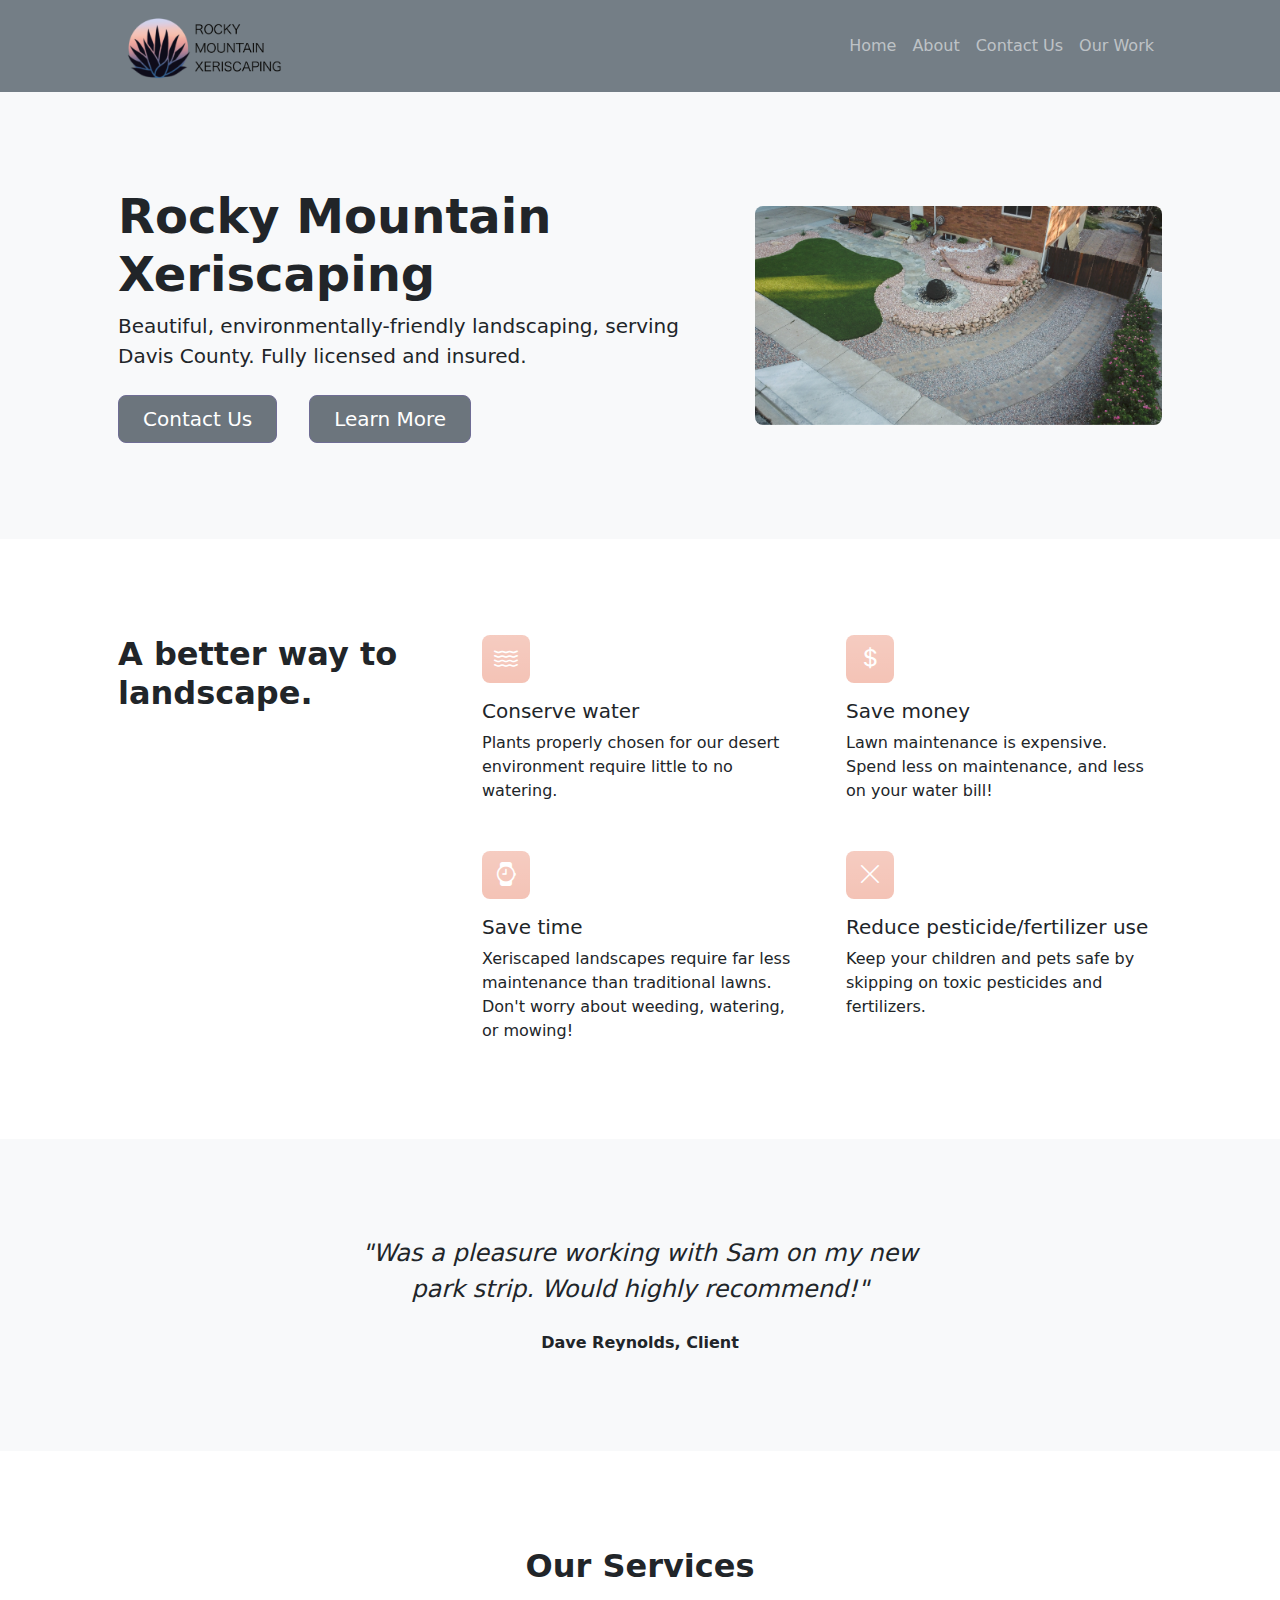
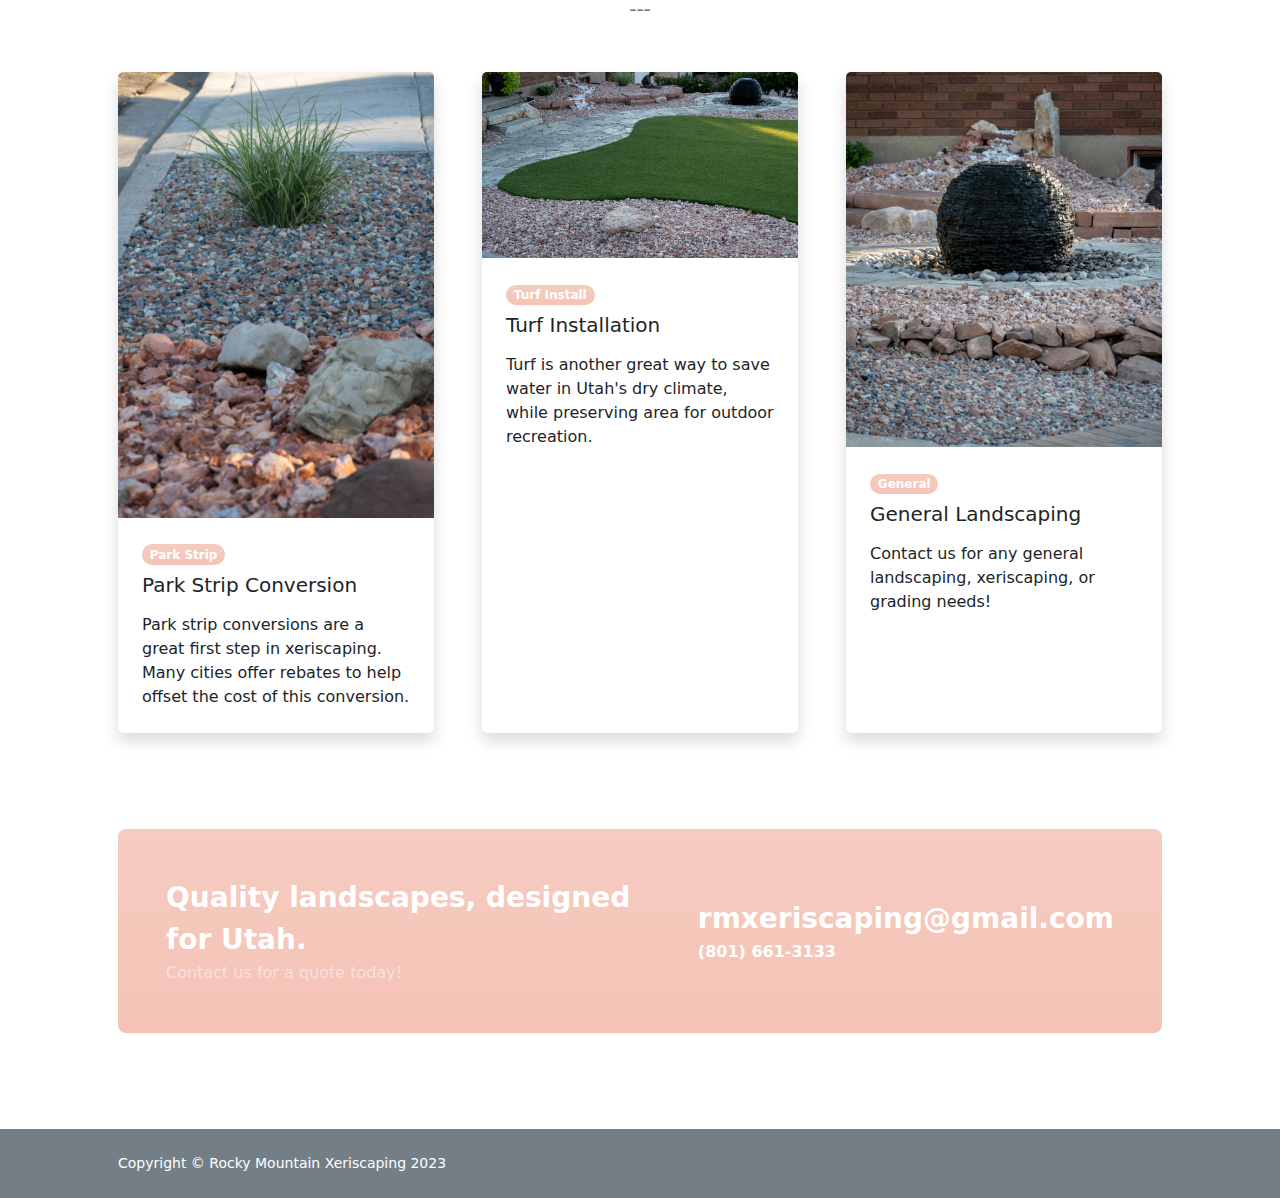
<file: index.html>
<!DOCTYPE html>
<html lang="en">

    <head>
        <meta charset="utf-8" />
        <meta name="viewport" content="width=device-width, initial-scale=1, shrink-to-fit=no" />
        <meta name="description" content="" />
        <meta name="author" content="" />
        <title>Rocky Mountain Xeriscaping</title>

        <!-- Favicon-->
        <link rel="icon" type="image/x-icon" href="assets/favicon.ico" />

        <!-- Google Tag Manager (noscript) -->
        <noscript><iframe src="https://www.googletagmanager.com/ns.html?id=GTM-TXJNXJSB"
        height="0" width="0" style="display:none;visibility:hidden"></iframe></noscript>
        <!-- End Google Tag Manager (noscript) -->

        <!-- Bootstrap icons-->
        <link href="https://cdn.jsdelivr.net/npm/bootstrap-icons@1.5.0/font/bootstrap-icons.css" rel="stylesheet" />

        <!-- Core theme CSS (includes Bootstrap)-->
        <link href="css/styles.css" rel="stylesheet" />
        <link rel="stylesheet" type="text/css" href="css/custom.css">
    </head>

    <body class="d-flex flex-column h-100">
        <main class="flex-shrink-0">
            <!-- Navigation-->
            <nav class="navbar navbar-expand-lg navbar-dark bg-dark">
                <div class="container px-5">

                    <!-- <a class="navbar-brand" href="index.html">Rocky Mountain Xeriscaping</a> -->
                    <!-- Logo Image -->
                    <!-- <div class="col-xl-2 d-none d-xl-block"> -->
                    <div class="col-sm-2">
                        <img class="img-fluid" src="./images/logo-transparent.png" alt="..." />
                    </div>

                    <button class="navbar-toggler" type="button" data-bs-toggle="collapse" data-bs-target="#navbarSupportedContent" aria-controls="navbarSupportedContent" aria-expanded="false" aria-label="Toggle navigation"><span class="navbar-toggler-icon"></span></button>
                    <div class="collapse navbar-collapse" id="navbarSupportedContent">
                        <ul class="navbar-nav ms-auto mb-2 mb-lg-0">

                            <!-- top navbar -->
                            <li class="nav-item"><a class="nav-link" href="index.html">Home</a></li>
                            <li class="nav-item"><a class="nav-link" href="about.html">About</a></li>
                            <li class="nav-item"><a class="nav-link" href="contact.html">Contact Us</a></li>
                            <!-- <li class="nav-item"><a class="nav-link" href="faq.html">FAQ</a></li> -->
                            <li class="nav-item"><a class="nav-link" href="our-work.html">Our Work</a></li>

                            <!-- dropdown menu example -->
                            <!-- <li class="nav-item dropdown"> -->
                                <!-- <a class="nav-link dropdown-toggle" id="navbarDropdownBlog" href="#" role="button" data-bs-toggle="dropdown" aria-expanded="false">Blog</a> -->
                                <!-- <ul class="dropdown-menu dropdown-menu-end" aria-labelledby="navbarDropdownBlog"> -->
                                    <!-- <li><a class="dropdown-item" href="blog-home.html">Blog Home</a></li> -->
                                    <!-- <li><a class="dropdown-item" href="blog-post.html">Blog Post</a></li> -->
                                <!-- </ul> -->
                            <!-- </li> -->

                        </ul>
                    </div>
                </div>
            </nav>

            <!-- Header-->
            <header class="bg-light py-5">
                <div class="container px-5">
                    <div class="row gx-5 align-items-center justify-content-center">
                        <div class="col-lg-8 col-xl-7 col-xxl-6">
                            <div class="my-5 text-center text-xl-start">
                                <h1 class="display-5 fw-bolder mb-2">Rocky Mountain Xeriscaping</h1>
                                <p class="lead fw-normal text-dark-50 mb-4">Beautiful, environmentally-friendly landscaping, serving Davis County. Fully licensed and insured.</p>
                                <div class="d-grid gap-3 d-sm-flex justify-content-sm-center justify-content-xl-start">
                                    <a class="btn btn-secondary btn-lg px-4 me-sm-3" href="./contact.html">Contact Us</a>
                                    <a class="btn btn-secondary btn-lg px-4" href="#features">Learn More</a>
                                </div>
                            </div>
                        </div>
                        <div class="col-xl-5 col-xxl-6 d-none d-xl-block text-center"><img class="img-fluid rounded-3 my-5" src="./images/drone1.jpg" alt="..." /></div>
                    </div>
                </div>
            </header>

            <!-- Features section-->
            <section class="py-5" id="features">
                <div class="container px-5 my-5">
                    <div class="row gx-5">
                        <div class="col-lg-4 mb-5 mb-lg-0"><h2 class="fw-bolder mb-0">A better way to landscape.</h2></div>
                        <div class="col-lg-8">
                            <div class="row gx-5 row-cols-1 row-cols-md-2">
                                <div class="col mb-5 h-100">
                                    <div class="feature bg-primary bg-gradient text-white rounded-3 mb-3"><i class="bi bi-water"></i></div>
                                    <h2 class="h5">Conserve water</h2>
                                    <p class="mb-0">Plants properly chosen for our desert environment require little to no watering.</p>
                                </div>
                                <div class="col mb-5 h-100">
                                    <div class="feature bg-primary bg-gradient text-white rounded-3 mb-3"><i class="bi bi-currency-dollar"></i></div>
                                    <h2 class="h5">Save money</h2>
                                    <p class="mb-0">Lawn maintenance is expensive. Spend less on maintenance, and less on your water bill!</p>
                                </div>
                                <div class="col mb-5 mb-md-0 h-100">
                                    <div class="feature bg-primary bg-gradient text-white rounded-3 mb-3"><i class="bi bi-watch"></i></div>
                                    <h2 class="h5">Save time</h2>
                                    <p class="mb-0">Xeriscaped landscapes require far less maintenance than traditional lawns. Don't worry about
                                                    weeding, watering, or mowing!</p>
                                </div>
                                <div class="col h-100">
                                    <div class="feature bg-primary bg-gradient text-white rounded-3 mb-3"><i class="bi bi-x-lg"></i></div>
                                    <h2 class="h5">Reduce pesticide/fertilizer use</h2>
                                    <p class="mb-0">Keep your children and pets safe by skipping on toxic pesticides and fertilizers.</p>
                                </div>
                            </div>
                        </div>
                    </div>
                </div>
            </section>
            <!-- Testimonial section-->
            <div class="py-5 bg-light">
                <div class="container px-5 my-5">
                    <div class="row gx-5 justify-content-center">
                        <div class="col-lg-10 col-xl-7">
                            <div class="text-center">
                                <div class="fs-4 mb-4 fst-italic">"Was a pleasure working with Sam on my new park strip. Would highly recommend!"</div>
                                <div class="d-flex align-items-center justify-content-center">
                                    <div class="fw-bold">
                                        Dave Reynolds, Client
                                    </div>
                                </div>
                            </div>
                        </div>
                    </div>
                </div>
            </div>
            <!-- Blog preview section-->
            <section class="py-5">
                <div class="container px-5 my-5">
                    <div class="row gx-5 justify-content-center">
                        <div class="col-lg-8 col-xl-6">
                            <div class="text-center">
                                <h2 class="fw-bolder">Our Services</h2>
                                <p class="lead fw-normal text-muted mb-5">---</p>
                            </div>
                        </div>
                    </div>
                    <div class="row gx-5">

                        <!-- begin project card -->
                        <div class="col-lg-4 mb-5">
                            <div class="card h-100 shadow border-0">
                                <img class="card-img-top" src="./images/park-strip.jpg" alt="..." />
                                <div class="card-body p-4">
                                    <div class="badge bg-primary bg-gradient rounded-pill mb-2">Park Strip</div>
                                    <a class="text-decoration-none link-dark stretched-link" href="#!">
                                    <h5 class="card-title mb-3">Park Strip Conversion</h5></a> <p class="card-text mb-0">Park strip
                                    conversions are a great first step in xeriscaping. Many cities offer rebates
                                    to help offset the cost of this conversion.</p>
                                </div>
                                <!-- <div class="card-footer p-4 pt-0 bg-transparent border-top-0"> -->
                                    <!-- <div class="d-flex align-items-end justify-content-between"> -->
                                        <!-- <div class="d-flex align-items-center"> -->
                                            <!-- <div class="small"> -->
                                                <!-- <div class="fw-bold">Kelly Rowan</div> -->
                                                <!-- <div class="text-muted">March 12, 2023 &middot; 6 min read</div> -->
                                            <!-- </div> -->
                                        <!-- </div> -->
                                    <!-- </div> -->
                                <!-- </div> -->
                            </div>
                        </div>

                        <div class="col-lg-4 mb-5">
                            <div class="card h-100 shadow border-0">
                                <img class="card-img-top" src="./images/turf1.jpg" alt="..." />
                                <div class="card-body p-4">
                                    <div class="badge bg-primary bg-gradient rounded-pill mb-2">Turf Install</div>
                                    <a class="text-decoration-none link-dark stretched-link" href="#!"><h5 class="card-title mb-3">Turf Installation</h5></a>
                                    <p class="card-text mb-0">Turf is another great way to save water in Utah's dry climate, while preserving area for outdoor recreation.</p>
                                </div>
                            </div>
                        </div>

                        <!-- General Landscaping -->
                        <div class="col-lg-4 mb-5">
                            <div class="card h-100 shadow border-0">
                                <img class="card-img-top" src="./images/fountain1.jpg" alt="..." />
                                <div class="card-body p-4">
                                    <div class="badge bg-primary bg-gradient rounded-pill mb-2">General</div>
                                    <a class="text-decoration-none link-dark stretched-link" href="#!"><h5 class="card-title mb-3">General Landscaping</h5></a>
                                    <p class="card-text mb-0">Contact us for any general landscaping, xeriscaping, or grading needs!</p>
                                </div>
                            </div>
                        </div>

                    </div>
                    <!-- Call to action-->
                    <aside class="bg-primary bg-gradient rounded-3 p-4 p-sm-5 mt-5">
                        <div class="d-flex align-items-center justify-content-between flex-column flex-xl-row text-center text-xl-start">
                            <div class="mb-4 mb-xl-0">
                                <div class="fs-3 fw-bold text-white">Quality landscapes, designed for Utah.</div>
                                <div class="text-white-50">Contact us for a quote today!</div>
                            </div>
                            <div class="ms-xl-4">
                                <div class="fs-3 fw-bold text-white">rmxeriscaping@gmail.com</div>
                                <div class="fw-bold text-white">(801) 661-3133</div>
                                <!-- <div class="input-group mb-2"> -->
                                    <!-- <input class="form-control" type="text" placeholder="Email address..." aria-label="Email address..." aria-describedby="button-newsletter" /> -->
                                    <!-- <button class="btn btn-outline-light" id="button-newsletter" type="button">More Info</button> -->
                                <!-- </div> -->
                                <!-- small subtext -->
                                <!-- <div class="small text-white-50">We care about privacy, and will never share your data.</div> -->
                            </div>
                        </div>
                    </aside>
                </div>
            </section>
        </main>
        <!-- Footer-->
        <footer class="bg-dark py-4 mt-auto">
            <div class="container px-5">
                <div class="row align-items-center justify-content-between flex-column flex-sm-row">
                    <div class="col-auto"><div class="small m-0 text-white">Copyright &copy; Rocky Mountain Xeriscaping 2023</div></div>
                    <!-- TODO: add these links back in -->
                    <!-- <div class="col-auto"> -->
                        <!-- <a class="link-light small" href="#!">Privacy</a> -->
                        <!-- <span class="text-white mx-1">&middot;</span> -->
                        <!-- <a class="link-light small" href="#!">Terms</a> -->
                        <!-- <span class="text-white mx-1">&middot;</span> -->
                        <!-- <a class="link-light small" href="#!">Contact</a> -->
                    <!-- </div> -->
                </div>
            </div>
        </footer>
        <!-- Bootstrap core JS-->
        <script src="https://cdn.jsdelivr.net/npm/bootstrap@5.2.3/dist/js/bootstrap.bundle.min.js"></script>
        <!-- Core theme JS-->
        <script src="js/scripts.js"></script>
    </body>
</html>
</file>
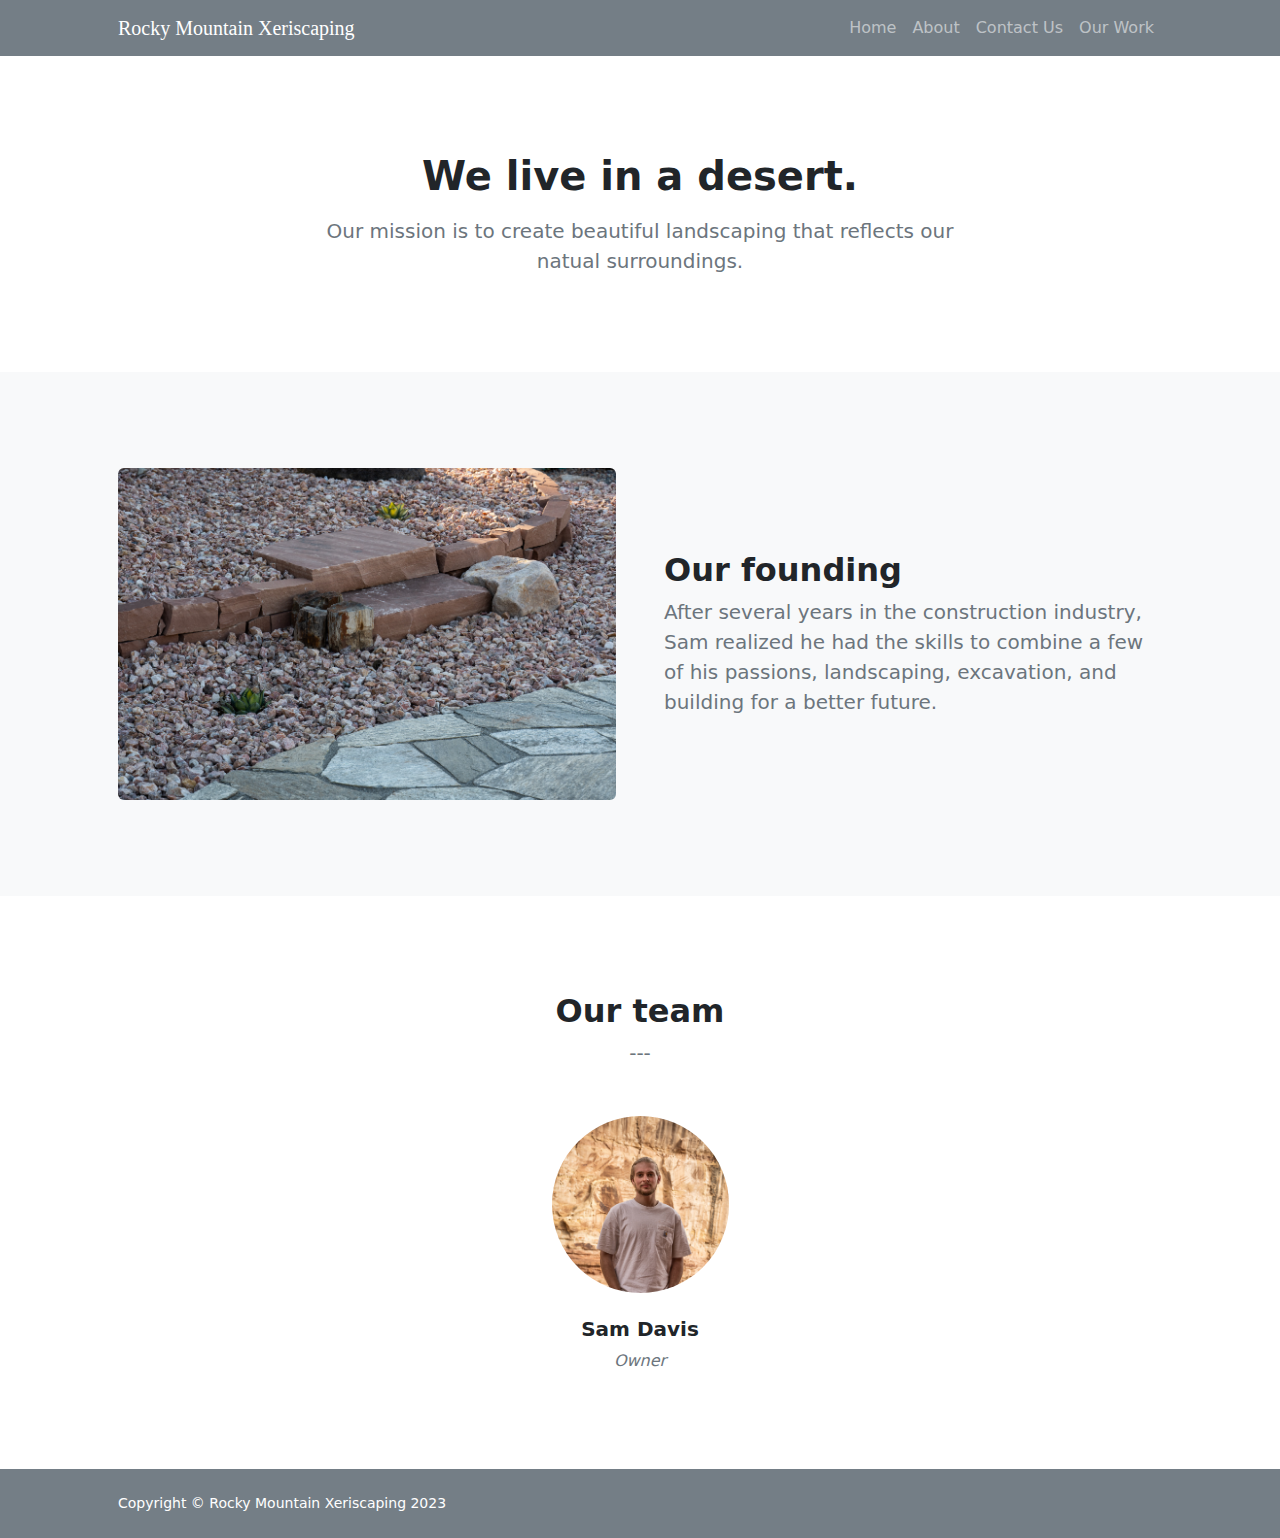
<file: about.html>
<!DOCTYPE html>
<html lang="en">
    <head>
        <meta charset="utf-8" />
        <meta name="viewport" content="width=device-width, initial-scale=1, shrink-to-fit=no" />
        <meta name="description" content="" />
        <meta name="author" content="" />
        <title>Rocky Mountain Xeriscaping</title>

        <!-- Google Tag Manager (noscript) -->
        <noscript><iframe src="https://www.googletagmanager.com/ns.html?id=GTM-TXJNXJSB"
        height="0" width="0" style="display:none;visibility:hidden"></iframe></noscript>
        <!-- End Google Tag Manager (noscript) -->

        <!-- Favicon-->
        <link rel="icon" type="image/x-icon" href="assets/favicon.ico" />
        <!-- Bootstrap icons-->
        <link href="https://cdn.jsdelivr.net/npm/bootstrap-icons@1.5.0/font/bootstrap-icons.css" rel="stylesheet" />
        <!-- Core theme CSS (includes Bootstrap)-->
        <link href="css/styles.css" rel="stylesheet" />
        <link rel="stylesheet" type="text/css" href="css/custom.css">
    </head>
    <body class="d-flex flex-column">
        <main class="flex-shrink-0">
            <!-- Navigation-->
            <nav class="navbar navbar-expand-lg navbar-dark bg-dark">
                <div class="container px-5">
                    <a class="navbar-brand" href="index.html">Rocky Mountain Xeriscaping</a>
                    <button class="navbar-toggler" type="button"
                    data-bs-toggle="collapse"
                    data-bs-target="#navbarSupportedContent"
                    aria-controls="navbarSupportedContent" aria-expanded="false"
                    aria-label="Toggle navigation"><span
                    class="navbar-toggler-icon"></span></button>
                    <div class="collapse navbar-collapse" id="navbarSupportedContent">
                        <ul class="navbar-nav ms-auto mb-2 mb-lg-0">
                            <!-- top navbar -->
                            <li class="nav-item"><a class="nav-link" href="index.html">Home</a></li>
                            <li class="nav-item"><a class="nav-link" href="about.html">About</a></li>
                            <li class="nav-item"><a class="nav-link" href="contact.html">Contact Us</a></li>
                            <!-- <li class="nav-item"><a class="nav-link" href="faq.html">FAQ</a></li> -->
                            <li class="nav-item"><a class="nav-link" href="our-work.html">Our Work</a></li>
                        </ul>
                    </div>
                </div>
            </nav>
            <!-- Header-->
            <header class="py-5">
                <div class="container px-5">
                    <div class="row justify-content-center">
                        <div class="col-lg-8 col-xxl-6">
                            <div class="text-center my-5">
                                <h1 class="fw-bolder mb-3">We live in a desert.</h1>
                                <p class="lead fw-normal text-muted mb-4">Our mission is to create beautiful landscaping that reflects our natual surroundings.</p>
                            </div>
                        </div>
                    </div>
                </div>
            </header>
            <!-- About section one-->
            <section class="py-5 bg-light" id="scroll-target">
                <div class="container px-5 my-5">
                    <div class="row gx-5 align-items-center">
                        <div class="col-lg-6"><img class="img-fluid rounded mb-5 mb-lg-0" src="./images/detail1.jpg" alt="..." /></div>
                        <div class="col-lg-6">
                            <h2 class="fw-bolder">Our founding</h2>
                            <p class="lead fw-normal text-muted mb-0">After several years in the construction industry, Sam realized he had the skills to
                                combine a few of his passions, landscaping, excavation, and building for a better future.</p>
                        </div>
                    </div>
                </div>
            </section>
            <!-- Team members section-->
            <section class="py-5">
                <div class="container px-5 my-5">
                    <div class="text-center">
                        <h2 class="fw-bolder">Our team</h2>
                        <!-- Our team subtitle -->
                        <p class="lead fw-normal text-muted mb-5">---</p>
                    </div>
                    <div class="row gx-5 row-cols-1 row-cols-sm-2 row-cols-xl-4 justify-content-center">
                        <div class="col mb-5 mb-5 mb-xl-0">
                            <div class="text-center">
                                <img class="img-fluid rounded-circle mb-4 px-4" src="./images/sam.jpg" alt="..." />
                                <h5 class="fw-bolder">Sam Davis</h5>
                                <div class="fst-italic text-muted">Owner</div>
                            </div>
                        </div>
                        <!-- Second team member here -->
                        <!-- <div class="col mb-5 mb-5 mb-xl-0">
                            <div class="text-center">
                                <img class="img-fluid rounded-circle mb-4 px-4" src="./images/sam.jpg" alt="..." />
                                <h5 class="fw-bolder">Sam Davis</h5>
                                <div class="fst-italic text-muted">Support Lead</div>
                            </div>
                        </div> -->
                    </div>
                </div>
            </section>
        </main>
        <!-- Footer-->
        <footer class="bg-dark py-4 mt-auto">
            <div class="container px-5">
                <div class="row align-items-center justify-content-between flex-column flex-sm-row">
                    <div class="col-auto"><div class="small m-0 text-white">Copyright &copy; Rocky Mountain Xeriscaping 2023</div></div>
                    <!-- <div class="col-auto">
                        <a class="link-light small" href="#!">Privacy</a>
                        <span class="text-white mx-1">&middot;</span>
                        <a class="link-light small" href="#!">Terms</a>
                        <span class="text-white mx-1">&middot;</span>
                        <a class="link-light small" href="#!">Contact</a>
                    </div> -->
                </div>
            </div>
        </footer>
        <!-- Bootstrap core JS-->
        <script src="https://cdn.jsdelivr.net/npm/bootstrap@5.2.3/dist/js/bootstrap.bundle.min.js"></script>
        <!-- Core theme JS-->
        <script src="js/scripts.js"></script>
    </body>
</html>
</file>
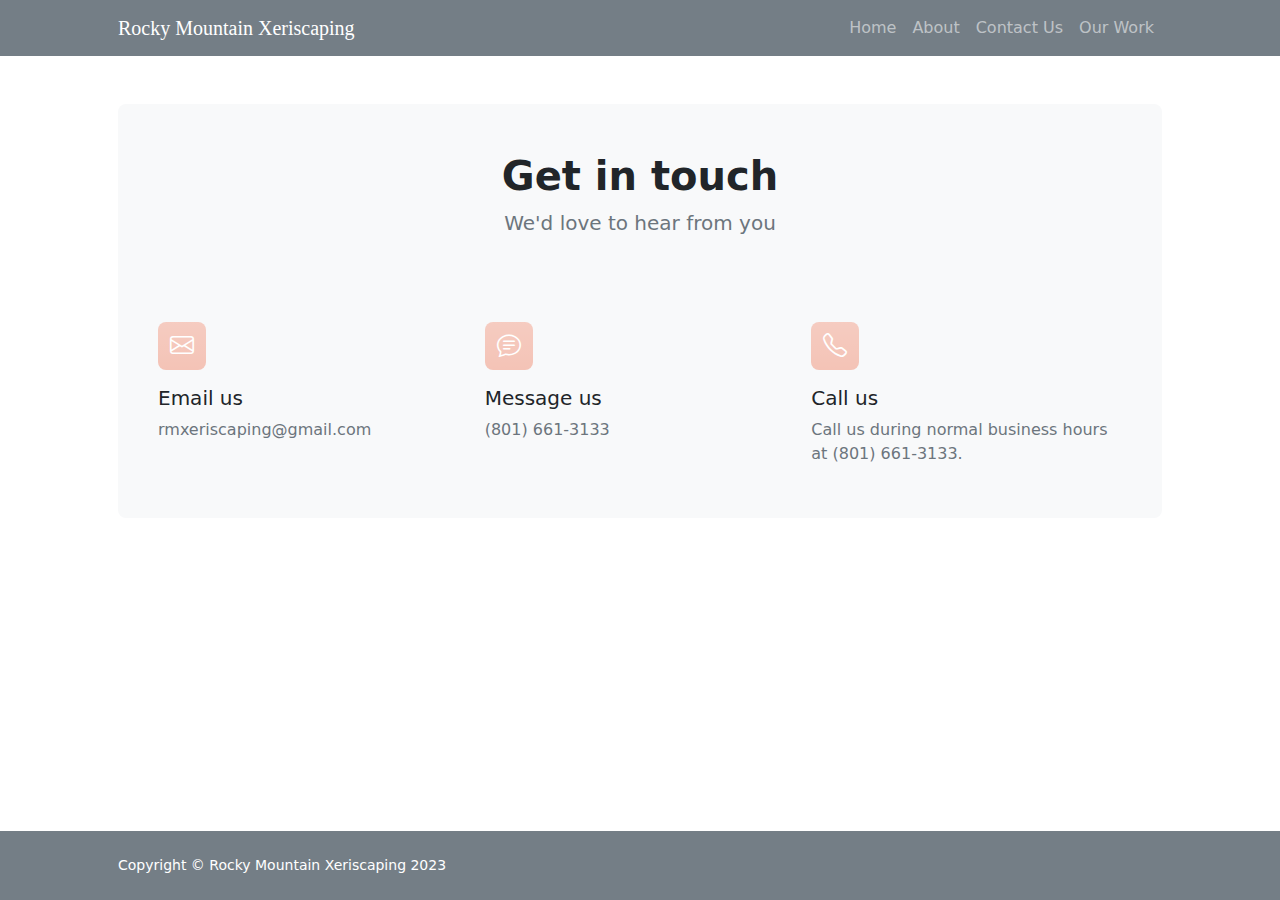
<file: contact.html>
<!DOCTYPE html>
<html lang="en">
    <head>
        <meta charset="utf-8" />
        <meta name="viewport" content="width=device-width, initial-scale=1, shrink-to-fit=no" />
        <meta name="description" content />
        <meta name="author" content />
        <title>Rocky Mountain Xeriscaping</title>

        <!-- Google Tag Manager (noscript) -->
        <noscript><iframe src="https://www.googletagmanager.com/ns.html?id=GTM-TXJNXJSB"
        height="0" width="0" style="display:none;visibility:hidden"></iframe></noscript>
        <!-- End Google Tag Manager (noscript) -->

        <!-- Favicon-->
        <link rel="icon" type="image/x-icon" href="assets/favicon.ico" />
        <!-- Bootstrap icons-->
        <link href="https://cdn.jsdelivr.net/npm/bootstrap-icons@1.5.0/font/bootstrap-icons.css" rel="stylesheet" />
        <!-- Core theme CSS (includes Bootstrap)-->
        <link href="css/styles.css" rel="stylesheet" />
        <link rel="stylesheet" type="text/css" href="css/custom.css">
    </head>
    <body class="d-flex flex-column">
        <main class="flex-shrink-0">
            <!-- Navigation-->
            <nav class="navbar navbar-expand-lg navbar-dark bg-dark">
                <div class="container px-5">
                    <a class="navbar-brand" href="index.html">Rocky Mountain Xeriscaping</a>
                    <button class="navbar-toggler" type="button" data-bs-toggle="collapse" data-bs-target="#navbarSupportedContent" aria-controls="navbarSupportedContent" aria-expanded="false" aria-label="Toggle navigation"><span class="navbar-toggler-icon"></span></button>
                    <div class="collapse navbar-collapse" id="navbarSupportedContent">
                        <ul class="navbar-nav ms-auto mb-2 mb-lg-0">
                            <!-- top navbar -->
                            <li class="nav-item"><a class="nav-link" href="index.html">Home</a></li>
                            <li class="nav-item"><a class="nav-link" href="about.html">About</a></li>
                            <li class="nav-item"><a class="nav-link" href="contact.html">Contact Us</a></li>
                            <!-- <li class="nav-item"><a class="nav-link" href="faq.html">FAQ</a></li> -->
                            <li class="nav-item"><a class="nav-link" href="our-work.html">Our Work</a></li>
                        </ul>
                    </div>
                </div>
            </nav>
            <!-- Page content-->
            <section class="py-5">
                <div class="container px-5">
                    <!-- Contact form-->
                    <div class="bg-light rounded-3 py-5 px-4 px-md-5 mb-5">
                        <div class="text-center mb-5">
                            <h1 class="fw-bolder">Get in touch</h1>
                            <p class="lead fw-normal text-muted mb-0">We'd love to hear from you</p>
                        </div>
                        <div class="row gx-5 justify-content-center">
                                <!-- Contact cards-->
                                <div class="row gx-3 gy-3 row-cols-1 row-cols-lg-3 py-1">
                                    <div class="col">
                                        <div class="feature bg-primary bg-gradient text-white rounded-3 mb-3"><i class="bi bi-envelope"></i></div>
                                        <div class="h5 mb-2">Email us</div>
                                        <p class="text-muted mb-0">rmxeriscaping@gmail.com</p>
                                    </div>
                                    <div class="col">
                                        <div class="feature bg-primary bg-gradient text-white rounded-3 mb-3"><i class="bi bi-chat-text"></i></div>
                                        <div class="h5">Message us</div>
                                        <p class="text-muted mb-0">(801) 661-3133</p>
                                    </div>
                                    <div class="col">
                                        <div class="feature bg-primary bg-gradient text-white rounded-3 mb-3"><i class="bi bi-telephone"></i></div>
                                        <div class="h5">Call us</div>
                                        <p class="text-muted mb-0">Call us during normal business hours at (801) 661-3133.</p>
                                    </div>
                                </div>
                        </div>
                    </div>
                </div>
            </section>
        </main>
        <!-- Footer-->
        <footer class="bg-dark py-4 mt-auto">
            <div class="container px-5">
                <div class="row align-items-center justify-content-between flex-column flex-sm-row">
                    <div class="col-auto"><div class="small m-0 text-white">Copyright &copy; Rocky Mountain Xeriscaping 2023</div></div>
                    <!-- <div class="col-auto">
                        <a class="link-light small" href="#!">Privacy</a>
                        <span class="text-white mx-1">&middot;</span>
                        <a class="link-light small" href="#!">Terms</a>
                        <span class="text-white mx-1">&middot;</span>
                        <a class="link-light small" href="#!">Contact</a>
                    </div> -->
                </div>
            </div>
        </footer>
        <!-- Bootstrap core JS-->
        <script src="https://cdn.jsdelivr.net/npm/bootstrap@5.2.3/dist/js/bootstrap.bundle.min.js"></script>
        <!-- Core theme JS-->
        <script src="js/scripts.js"></script>
    </body>
</html>
</file>
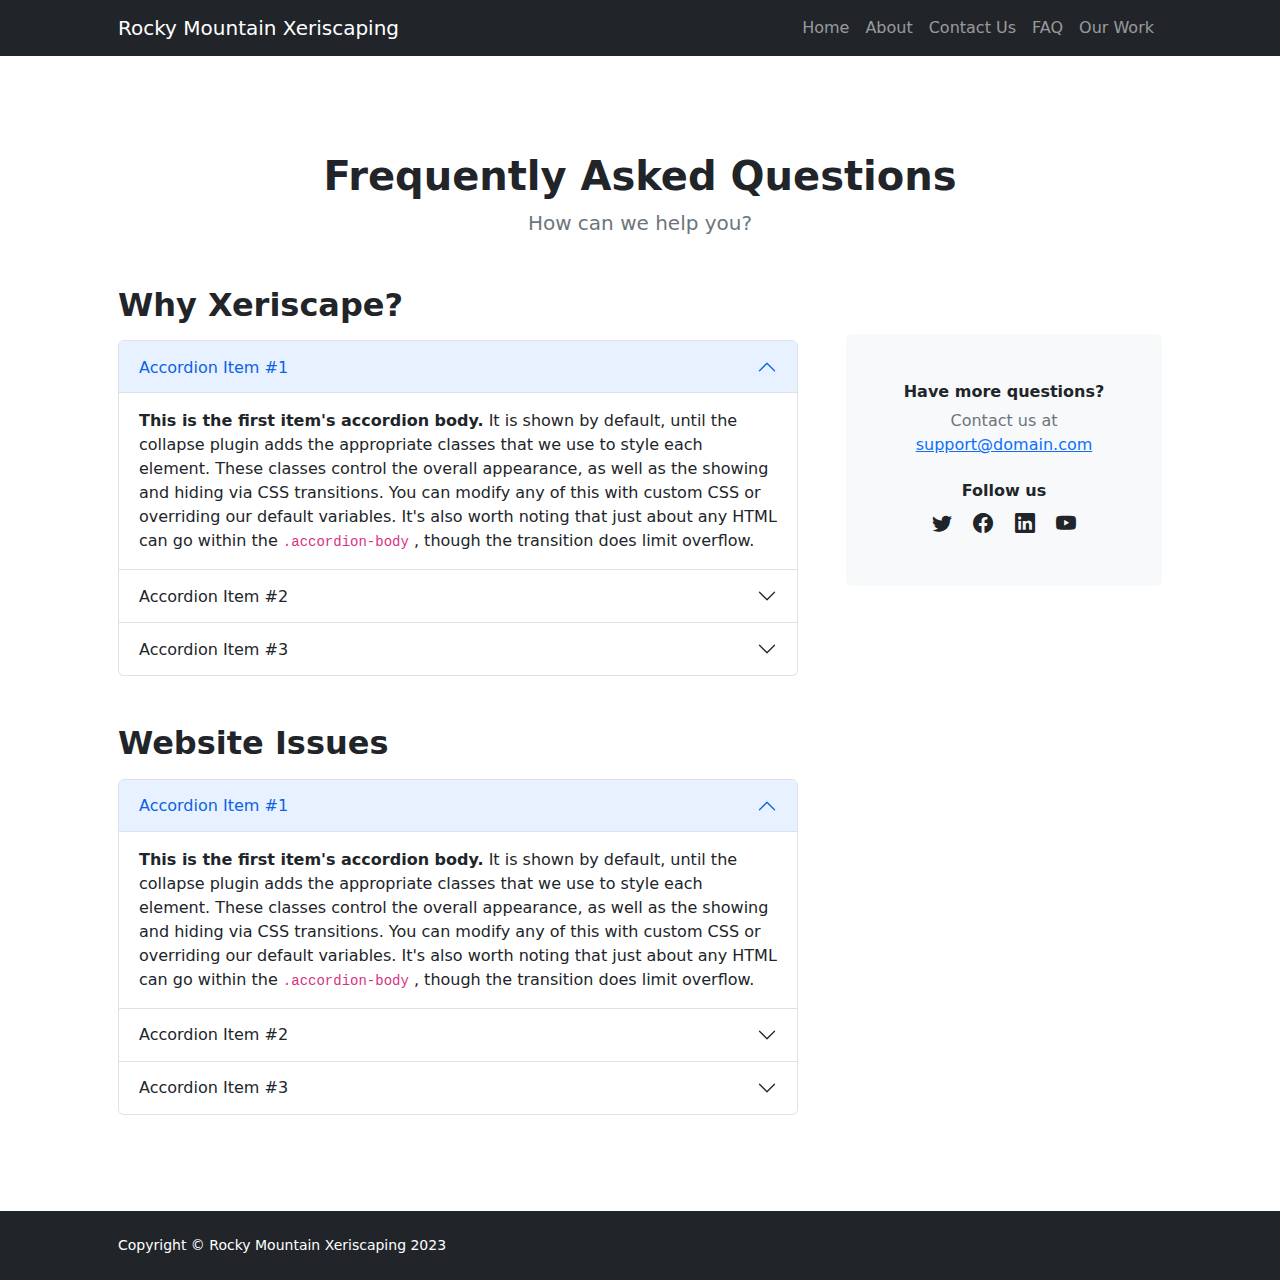
<file: faq.html>
<!DOCTYPE html>
<html lang="en">
    <head>
        <meta charset="utf-8" />
        <meta name="viewport" content="width=device-width, initial-scale=1, shrink-to-fit=no" />
        <meta name="description" content="" />
        <meta name="author" content="" />
        <title>Rocky Mountain Xeriscaping</title>

        <!-- Google Tag Manager (noscript) -->
        <noscript><iframe src="https://www.googletagmanager.com/ns.html?id=GTM-TXJNXJSB"
        height="0" width="0" style="display:none;visibility:hidden"></iframe></noscript>
        <!-- End Google Tag Manager (noscript) -->

        <!-- Favicon-->
        <link rel="icon" type="image/x-icon" href="assets/favicon.ico" />
        <!-- Bootstrap icons-->
        <link href="https://cdn.jsdelivr.net/npm/bootstrap-icons@1.5.0/font/bootstrap-icons.css" rel="stylesheet" />
        <!-- Core theme CSS (includes Bootstrap)-->
        <link href="css/styles.css" rel="stylesheet" />
    </head>
    <body class="d-flex flex-column h-100">
        <main class="flex-shrink-0">
            <!-- Navigation-->
            <nav class="navbar navbar-expand-lg navbar-dark bg-dark">
                <div class="container px-5">
                    <a class="navbar-brand" href="index.html">Rocky Mountain Xeriscaping</a>
                    <button class="navbar-toggler" type="button" data-bs-toggle="collapse" data-bs-target="#navbarSupportedContent" aria-controls="navbarSupportedContent" aria-expanded="false" aria-label="Toggle navigation"><span class="navbar-toggler-icon"></span></button>
                    <div class="collapse navbar-collapse" id="navbarSupportedContent">
                        <ul class="navbar-nav ms-auto mb-2 mb-lg-0">
                            <!-- top navbar -->
                            <li class="nav-item"><a class="nav-link" href="index.html">Home</a></li>
                            <li class="nav-item"><a class="nav-link" href="about.html">About</a></li>
                            <li class="nav-item"><a class="nav-link" href="contact.html">Contact Us</a></li>
                            <li class="nav-item"><a class="nav-link" href="faq.html">FAQ</a></li>
                            <li class="nav-item"><a class="nav-link" href="our-work.html">Our Work</a></li>
                        </ul>
                    </div>
                </div>
            </nav>
            <!-- Page Content-->
            <section class="py-5">
                <div class="container px-5 my-5">
                    <div class="text-center mb-5">
                        <h1 class="fw-bolder">Frequently Asked Questions</h1>
                        <p class="lead fw-normal text-muted mb-0">How can we help you?</p>
                    </div>
                    <div class="row gx-5">
                        <div class="col-xl-8">
                            <!-- FAQ Accordion 1-->
                            <h2 class="fw-bolder mb-3">Why Xeriscape?</h2>
                            <div class="accordion mb-5" id="accordionExample">
                                <div class="accordion-item">
                                    <h3 class="accordion-header" id="headingOne"><button class="accordion-button" type="button" data-bs-toggle="collapse" data-bs-target="#collapseOne" aria-expanded="true" aria-controls="collapseOne">Accordion Item #1</button></h3>
                                    <div class="accordion-collapse collapse show" id="collapseOne" aria-labelledby="headingOne" data-bs-parent="#accordionExample">
                                        <div class="accordion-body">
                                            <strong>This is the first item's accordion body.</strong>
                                            It is shown by default, until the collapse plugin adds the appropriate classes that we use to style each element. These classes control the overall appearance, as well as the showing and hiding via CSS transitions. You can modify any of this with custom CSS or overriding our default variables. It's also worth noting that just about any HTML can go within the
                                            <code>.accordion-body</code>
                                            , though the transition does limit overflow.
                                        </div>
                                    </div>
                                </div>
                                <div class="accordion-item">
                                    <h3 class="accordion-header" id="headingTwo"><button class="accordion-button collapsed" type="button" data-bs-toggle="collapse" data-bs-target="#collapseTwo" aria-expanded="false" aria-controls="collapseTwo">Accordion Item #2</button></h3>
                                    <div class="accordion-collapse collapse" id="collapseTwo" aria-labelledby="headingTwo" data-bs-parent="#accordionExample">
                                        <div class="accordion-body">
                                            <strong>This is the second item's accordion body.</strong>
                                            It is hidden by default, until the collapse plugin adds the appropriate classes that we use to style each element. These classes control the overall appearance, as well as the showing and hiding via CSS transitions. You can modify any of this with custom CSS or overriding our default variables. It's also worth noting that just about any HTML can go within the
                                            <code>.accordion-body</code>
                                            , though the transition does limit overflow.
                                        </div>
                                    </div>
                                </div>
                                <div class="accordion-item">
                                    <h3 class="accordion-header" id="headingThree"><button class="accordion-button collapsed" type="button" data-bs-toggle="collapse" data-bs-target="#collapseThree" aria-expanded="false" aria-controls="collapseThree">Accordion Item #3</button></h3>
                                    <div class="accordion-collapse collapse" id="collapseThree" aria-labelledby="headingThree" data-bs-parent="#accordionExample">
                                        <div class="accordion-body">
                                            <strong>This is the third item's accordion body.</strong>
                                            It is hidden by default, until the collapse plugin adds the appropriate classes that we use to style each element. These classes control the overall appearance, as well as the showing and hiding via CSS transitions. You can modify any of this with custom CSS or overriding our default variables. It's also worth noting that just about any HTML can go within the
                                            <code>.accordion-body</code>
                                            , though the transition does limit overflow.
                                        </div>
                                    </div>
                                </div>
                            </div>
                            <!-- FAQ Accordion 2-->
                            <h2 class="fw-bolder mb-3">Website Issues</h2>
                            <div class="accordion mb-5 mb-xl-0" id="accordionExample2">
                                <div class="accordion-item">
                                    <h3 class="accordion-header" id="headingOne"><button class="accordion-button" type="button" data-bs-toggle="collapse" data-bs-target="#collapseOne2" aria-expanded="true" aria-controls="collapseOne2">Accordion Item #1</button></h3>
                                    <div class="accordion-collapse collapse show" id="collapseOne2" aria-labelledby="headingOne" data-bs-parent="#accordionExample2">
                                        <div class="accordion-body">
                                            <strong>This is the first item's accordion body.</strong>
                                            It is shown by default, until the collapse plugin adds the appropriate classes that we use to style each element. These classes control the overall appearance, as well as the showing and hiding via CSS transitions. You can modify any of this with custom CSS or overriding our default variables. It's also worth noting that just about any HTML can go within the
                                            <code>.accordion-body</code>
                                            , though the transition does limit overflow.
                                        </div>
                                    </div>
                                </div>
                                <div class="accordion-item">
                                    <h3 class="accordion-header" id="headingTwo"><button class="accordion-button collapsed" type="button" data-bs-toggle="collapse" data-bs-target="#collapseTwo2" aria-expanded="false" aria-controls="collapseTwo2">Accordion Item #2</button></h3>
                                    <div class="accordion-collapse collapse" id="collapseTwo2" aria-labelledby="headingTwo" data-bs-parent="#accordionExample2">
                                        <div class="accordion-body">
                                            <strong>This is the second item's accordion body.</strong>
                                            It is hidden by default, until the collapse plugin adds the appropriate classes that we use to style each element. These classes control the overall appearance, as well as the showing and hiding via CSS transitions. You can modify any of this with custom CSS or overriding our default variables. It's also worth noting that just about any HTML can go within the
                                            <code>.accordion-body</code>
                                            , though the transition does limit overflow.
                                        </div>
                                    </div>
                                </div>
                                <div class="accordion-item">
                                    <h3 class="accordion-header" id="headingThree"><button class="accordion-button collapsed" type="button" data-bs-toggle="collapse" data-bs-target="#collapseThree2" aria-expanded="false" aria-controls="collapseThree2">Accordion Item #3</button></h3>
                                    <div class="accordion-collapse collapse" id="collapseThree2" aria-labelledby="headingThree" data-bs-parent="#accordionExample2">
                                        <div class="accordion-body">
                                            <strong>This is the third item's accordion body.</strong>
                                            It is hidden by default, until the collapse plugin adds the appropriate classes that we use to style each element. These classes control the overall appearance, as well as the showing and hiding via CSS transitions. You can modify any of this with custom CSS or overriding our default variables. It's also worth noting that just about any HTML can go within the
                                            <code>.accordion-body</code>
                                            , though the transition does limit overflow.
                                        </div>
                                    </div>
                                </div>
                            </div>
                        </div>
                        <div class="col-xl-4">
                            <div class="card border-0 bg-light mt-xl-5">
                                <div class="card-body p-4 py-lg-5">
                                    <div class="d-flex align-items-center justify-content-center">
                                        <div class="text-center">
                                            <div class="h6 fw-bolder">Have more questions?</div>
                                            <p class="text-muted mb-4">
                                                Contact us at
                                                <br />
                                                <a href="#!">support@domain.com</a>
                                            </p>
                                            <div class="h6 fw-bolder">Follow us</div>
                                            <a class="fs-5 px-2 link-dark" href="#!"><i class="bi-twitter"></i></a>
                                            <a class="fs-5 px-2 link-dark" href="#!"><i class="bi-facebook"></i></a>
                                            <a class="fs-5 px-2 link-dark" href="#!"><i class="bi-linkedin"></i></a>
                                            <a class="fs-5 px-2 link-dark" href="#!"><i class="bi-youtube"></i></a>
                                        </div>
                                    </div>
                                </div>
                            </div>
                        </div>
                    </div>
                </div>
            </section>
        </main>
        <!-- Footer-->
        <footer class="bg-dark py-4 mt-auto">
            <div class="container px-5">
                <div class="row align-items-center justify-content-between flex-column flex-sm-row">
                    <div class="col-auto"><div class="small m-0 text-white">Copyright &copy; Rocky Mountain Xeriscaping 2023</div></div>
                    <!-- <div class="col-auto">
                        <a class="link-light small" href="#!">Privacy</a>
                        <span class="text-white mx-1">&middot;</span>
                        <a class="link-light small" href="#!">Terms</a>
                        <span class="text-white mx-1">&middot;</span>
                        <a class="link-light small" href="#!">Contact</a>
                    </div> -->
                </div>
            </div>
        </footer>
        <!-- Bootstrap core JS-->
        <script src="https://cdn.jsdelivr.net/npm/bootstrap@5.2.3/dist/js/bootstrap.bundle.min.js"></script>
        <!-- Core theme JS-->
        <script src="js/scripts.js"></script>
    </body>
</html>
</file>
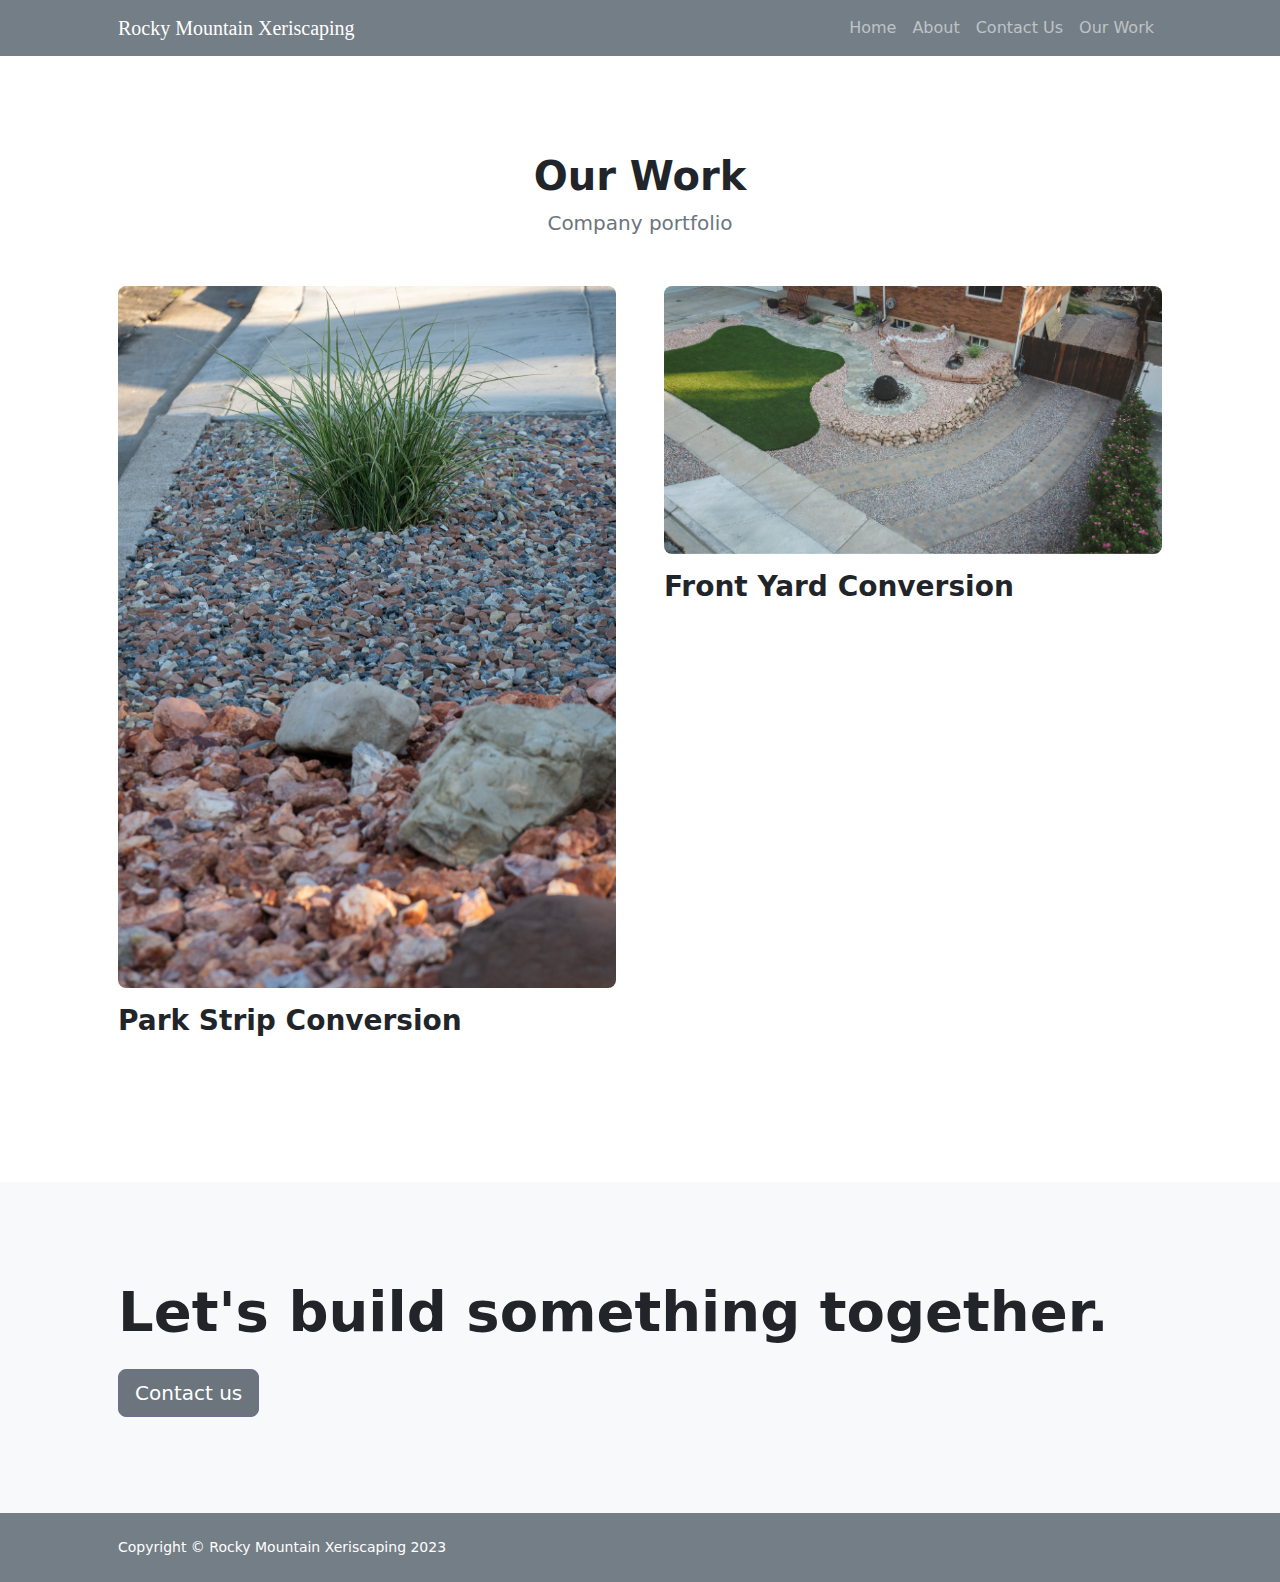
<file: our-work.html>
<!DOCTYPE html>
<html lang="en">
    <head>
        <meta charset="utf-8" />
        <meta name="viewport" content="width=device-width, initial-scale=1, shrink-to-fit=no" />
        <meta name="description" content="" />
        <meta name="author" content="" />
        <title>Rocky Mountain Xeriscaping</title>

        <!-- Google Tag Manager (noscript) -->
        <noscript><iframe src="https://www.googletagmanager.com/ns.html?id=GTM-TXJNXJSB"
        height="0" width="0" style="display:none;visibility:hidden"></iframe></noscript>
        <!-- End Google Tag Manager (noscript) -->

        <!-- Favicon-->
        <link rel="icon" type="image/x-icon" href="assets/favicon.ico" />
        <!-- Bootstrap icons-->
        <link href="https://cdn.jsdelivr.net/npm/bootstrap-icons@1.5.0/font/bootstrap-icons.css" rel="stylesheet" />
        <!-- Core theme CSS (includes Bootstrap)-->
        <link href="css/styles.css" rel="stylesheet" />
        <link rel="stylesheet" type="text/css" href="css/custom.css">
    </head>
    <body class="d-flex flex-column h-100">
        <main class="flex-shrink-0">
            <!-- Navigation-->
            <nav class="navbar navbar-expand-lg navbar-dark bg-dark">
                <div class="container px-5">
                    <a class="navbar-brand" href="index.html">Rocky Mountain Xeriscaping</a>
                    <button class="navbar-toggler" type="button" data-bs-toggle="collapse" data-bs-target="#navbarSupportedContent" aria-controls="navbarSupportedContent" aria-expanded="false" aria-label="Toggle navigation"><span class="navbar-toggler-icon"></span></button>
                    <div class="collapse navbar-collapse" id="navbarSupportedContent">
                        <ul class="navbar-nav ms-auto mb-2 mb-lg-0">
                            <!-- top navbar -->
                            <li class="nav-item"><a class="nav-link" href="index.html">Home</a></li>
                            <li class="nav-item"><a class="nav-link" href="about.html">About</a></li>
                            <li class="nav-item"><a class="nav-link" href="contact.html">Contact Us</a></li>
                            <!-- <li class="nav-item"><a class="nav-link" href="faq.html">FAQ</a></li> -->
                            <li class="nav-item"><a class="nav-link" href="our-work.html">Our Work</a></li>
                        </ul>
                    </div>
                </div>
            </nav>
            <!-- Page Content-->
            <section class="py-5">
                <div class="container px-5 my-5">
                    <div class="text-center mb-5">
                        <h1 class="fw-bolder">Our Work</h1>
                        <p class="lead fw-normal text-muted mb-0">Company portfolio</p>
                    </div>
                    <div class="row gx-5">
                        <div class="col-lg-6">
                            <div class="position-relative mb-5">
                                <img class="img-fluid rounded-3 mb-3" src="./images/park-strip.jpg" alt="..." />
                                <a class="h3 fw-bolder text-decoration-none link-dark stretched-link" href="#!">Park Strip Conversion</a>
                            </div>
                        </div>
                        <div class="col-lg-6">
                            <div class="position-relative mb-5">
                                <img class="img-fluid rounded-3 mb-3" src="./images/drone1.jpg" alt="..." />
                                <a class="h3 fw-bolder text-decoration-none link-dark stretched-link" href="#!">Front Yard Conversion</a>
                            </div>
                        </div>
                    </div>
                </div>
            </section>
            <section class="py-5 bg-light">
                <div class="container px-5 my-5">
                    <h2 class="display-4 fw-bolder mb-4">Let's build something together.</h2>
                    <a class="btn btn-lg btn-secondary" href="./contact.html">Contact us</a>
                </div>
            </section>
        </main>
        <!-- Footer-->
        <footer class="bg-dark py-4 mt-auto">
            <div class="container px-5">
                <div class="row align-items-center justify-content-between flex-column flex-sm-row">
                    <div class="col-auto"><div class="small m-0 text-white">Copyright &copy; Rocky Mountain Xeriscaping 2023</div></div>
                    <!-- <div class="col-auto">
                        <a class="link-light small" href="#!">Privacy</a>
                        <span class="text-white mx-1">&middot;</span>
                        <a class="link-light small" href="#!">Terms</a>
                        <span class="text-white mx-1">&middot;</span>
                        <a class="link-light small" href="#!">Contact</a>
                    </div> -->
                </div>
            </div>
        </footer>
        <!-- Bootstrap core JS-->
        <script src="https://cdn.jsdelivr.net/npm/bootstrap@5.2.3/dist/js/bootstrap.bundle.min.js"></script>
        <!-- Core theme JS-->
        <script src="js/scripts.js"></script>
    </body>
</html>
</file>
<file: css/custom.css>
/* .btn { font-size: 50px } */

.text-blue {
	/* color: #366397 !important */
 	/* color: #cfd3f2 !important */
  /* color: #6f6d94 !important */
  color: #366397 !important
}

/* Override colors */
.bg-dark {
  /* background-color: rgba(var(--bs-dark-rgb), var(--bs-bg-opacity)) !important; */
  /* background-color: #9E7C70 !important */
  /* background-color: #d7dbdd !important */
  /* background-color: #6f6d94 !important */
  /* background-color: #cfd3f2 !important */
  /* background-color: #6f6d94 !important */
  /* background-color: #666666 !important */
  background-color: #747e86 !important;
}

.bg-navbar {
  background-color: #353535 !important
}

.btn-outline-primary {
  --bs-btn-color: #6f6d94 !important;
  --bs-btn-border-color: #6f6d94 !important;
  --bs-btn-hover-color: #fff;
  /* --bs-btn-text-color: #fff !important; */

  --bs-btn-hover-bg: #6f6d94 !important;
  --bs-btn-hover-border-color: #6f6d94 !important;
  --bs-btn-focus-shadow-rgb: 13, 110, 253;
  --bs-btn-active-color: #fff;
  --bs-btn-active-bg: #6f6d94 !important;
  --bs-btn-active-border-color: #0d6efd;
  --bs-btn-active-shadow: inset 0 3px 5px rgba(0, 0, 0, 0.125);
  --bs-btn-disabled-color: #6f6d94 !important;
  --bs-btn-disabled-bg: transparent;
  --bs-btn-disabled-border-color: #6f6d94 !important;
  --bs-gradient: none;
}

/* .btn-secondary {
  --bs-btn-color: #fff;
  --bs-btn-bg: #6c757d;
  --bs-btn-border-color: #6c757d;
  --bs-btn-hover-color: #fff;
  --bs-btn-hover-bg: #5c636a;
  --bs-btn-hover-border-color: #565e64;
  --bs-btn-focus-shadow-rgb: 130, 138, 145;
  --bs-btn-active-color: #fff;
  --bs-btn-active-bg: #565e64;
  --bs-btn-active-border-color: #51585e;
  --bs-btn-active-shadow: inset 0 3px 5px rgba(0, 0, 0, 0.125);
  --bs-btn-disabled-color: #fff;
  --bs-btn-disabled-bg: #6c757d;
  --bs-btn-disabled-border-color: #6c757d;
} */

.btn-secondary {
  --bs-btn-color: #fff;
  --bs-btn-border-color: #6f6d94 !important;
  --bs-btn-hover-color: #fff;
  --bs-btn-hover-bg: #5c636a;
  --bs-btn-hover-border-color: #565e64;
  --bs-btn-focus-shadow-rgb: 130, 138, 145;
  --bs-btn-active-color: #fff;
  --bs-btn-active-bg: #6f6d94 !important;
  --bs-btn-active-border-color: #51585e;
  --bs-btn-active-shadow: inset 0 3px 5px rgba(0, 0, 0, 0.125);
  --bs-btn-disabled-color: #fff;
  --bs-btn-disabled-bg: #6c757d;
  --bs-btn-disabled-border-color: #6c757d;
}

/* .bg-light { */
	/* background-color: #f4c3b6 !important */
  /* background-color: #d7dbdd !important */
/* } */

/* main highlight color across pages */
.bg-primary {
	background-color: #f4c3b6 !important
}

/* flax bloom */
/* #cfd3f2 */

/* Apricot Obsession */
/* #f4c3b6 */

/* Lacey (beige-ish salmon) */
/* #cdacaa */

/* Campanula Purple */
/* #6f6d94 */

/* Blue Regatta */
/* #366397 */

/* Button color */
.btn-primary {
  /* background-color: #5851A8 !important */
  --bs-btn-color: #000000 !important;
  --bs-btn-bg: #5851A8 !important;
  /* --bs-btn-bg: #0d6efd;
  --bs-btn-border-color: #0d6efd;
  --bs-btn-hover-color: #fff;
  --bs-btn-hover-bg: #0b5ed7;
  --bs-btn-hover-border-color: #0a58ca;
  --bs-btn-focus-shadow-rgb: 49, 132, 253;
  --bs-btn-active-color: #fff;
  --bs-btn-active-bg: #0a58ca;
  --bs-btn-active-border-color: #0a53be;
  --bs-btn-active-shadow: inset 0 3px 5px rgba(0, 0, 0, 0.125);
  --bs-btn-disabled-color: #fff;
  --bs-btn-disabled-bg: #0d6efd;
  --bs-btn-disabled-border-color: #0d6efd; */
}

.lucida-font {
  font-family: "Lucida Sans" !important;
}

.navbar-brand {
  /* padding-top: var(--bs-navbar-brand-padding-y); */
  /* font-family: "Century Gothic" !important; */
  font-family: "Lucida Sans" !important;
  font-weight: 100 !important;
}

.text-primary {

}

.text-white {

}
</file>
